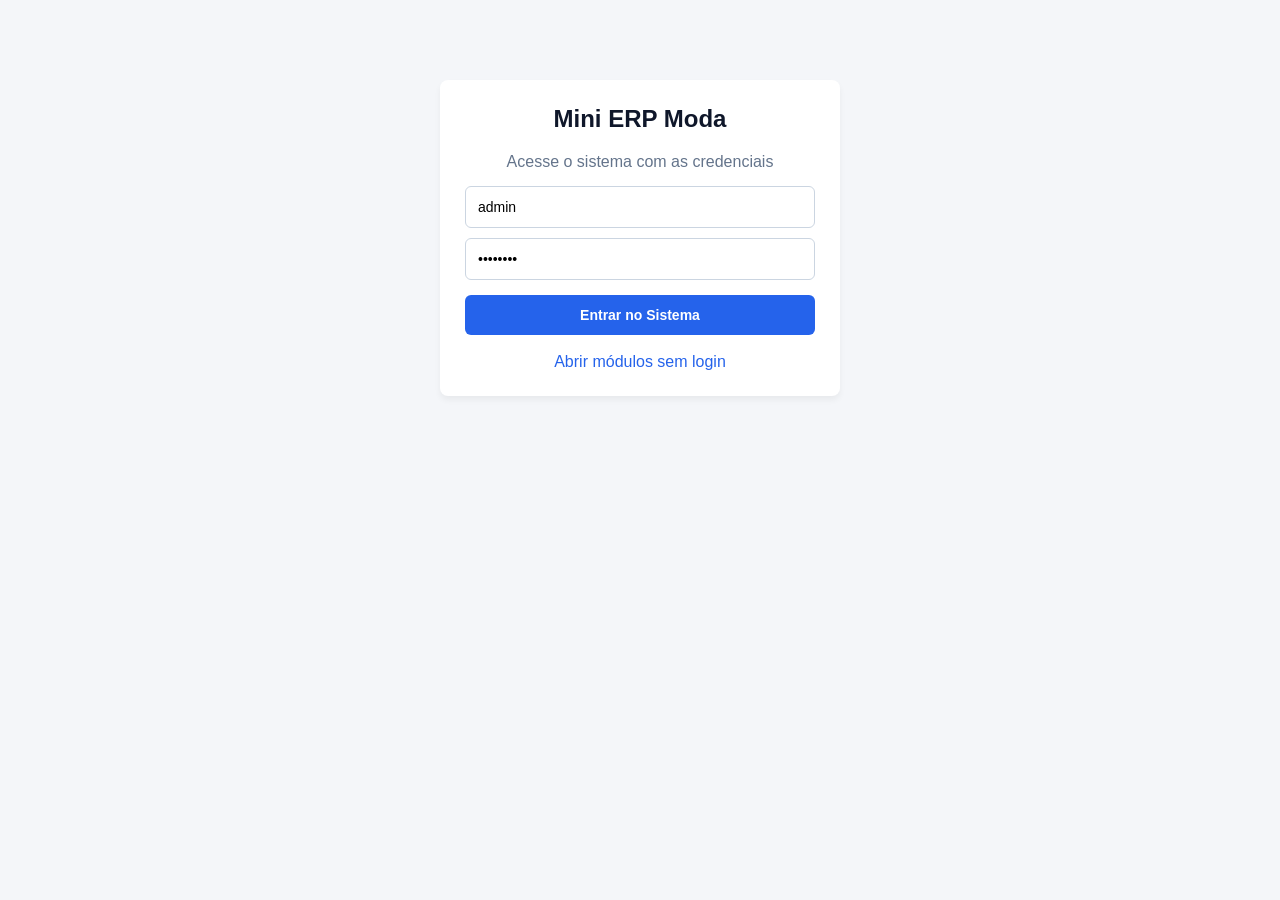
<file: mini-erp-roupas/frontend/index.html>
<!DOCTYPE html>
<html lang="pt-BR">
<head>
    <meta charset="UTF-8">
    <title>Mini ERP - Login</title>
    <link rel="stylesheet" href="css/main.css">
</head>
<body>
    <div class="card login-box">
        <h2>Mini ERP Moda</h2>
        <p style="margin-bottom: 15px; color: #64748b;">Acesse o sistema com as credenciais</p>
        <form id="formLogin">
            <input type="text" id="usuario" placeholder="Usuário (admin)" value="admin" required style="margin-bottom: 10px;">
            <input type="password" id="senha" placeholder="Senha" value="M1n1ERP@" required style="margin-bottom: 15px;">
            <button type="submit">Entrar no Sistema</button>
        </form>
        <div style="margin-top: 18px;">
            <a href="produtos.html" style="color: #2563eb; text-decoration: none;">Abrir módulos sem login</a>
        </div>
    </div>

    <script src="js/api.js"></script>
    <script>
        document.getElementById('formLogin').addEventListener('submit', async (e) => {
            e.preventDefault();
            localStorage.removeItem('token');
            try {
                const res = await apiRequest('/login', 'POST', {
                    usuario: document.getElementById('usuario').value,
                    senha: document.getElementById('senha').value
                });
                if (res.sucesso && res.dados && res.dados.token) {
                    localStorage.setItem('token', res.dados.token);
                    localStorage.setItem('usuario', document.getElementById('usuario').value);
                    window.location.href = 'produtos.html';
                }
            } catch (err) {
                console.error('Falha ao entrar no sistema:', err);
            }
        });
    </script>
</body>
</html>
</file>
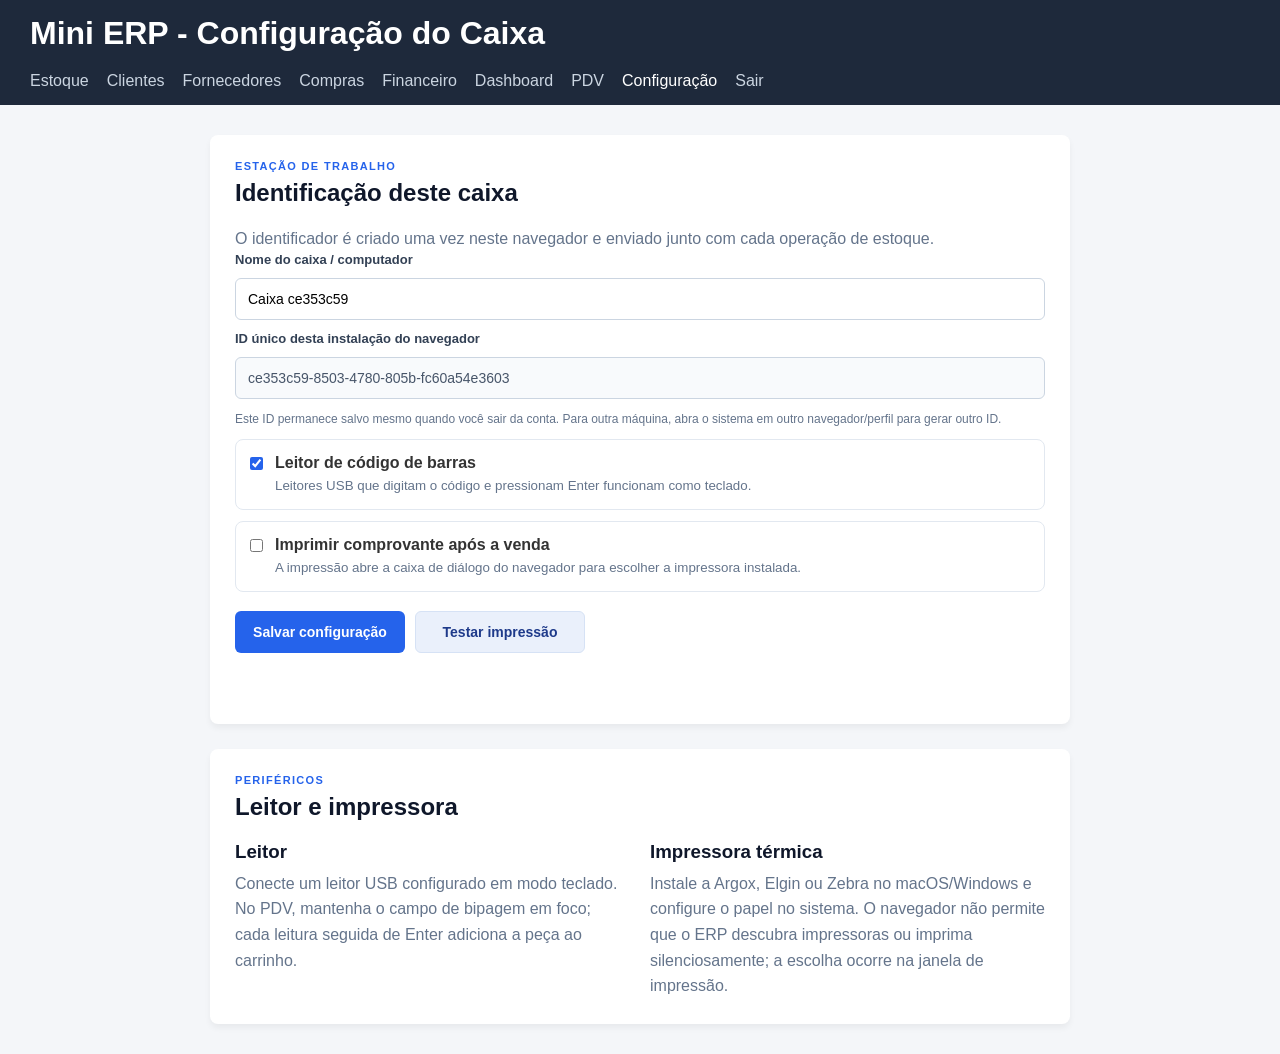
<file: mini-erp-roupas/frontend/configuracao.html>
<!DOCTYPE html>
<html lang="pt-BR">
<head>
    <meta charset="UTF-8">
    <meta name="viewport" content="width=device-width, initial-scale=1">
    <title>Mini ERP - Configuração do Caixa</title>
    <link rel="stylesheet" href="css/main.css">
</head>
<body>
    <header>
        <h1>Mini ERP - Configuração do Caixa</h1>
        <nav>
            <a href="produtos.html">Estoque</a>
            <a href="clientes.html">Clientes</a>
            <a href="fornecedores.html">Fornecedores</a>
            <a href="compras.html">Compras</a>
            <a href="financeiro.html">Financeiro</a>
            <a href="relatorios.html">Dashboard</a>
            <a href="pdv.html">PDV</a>
            <a href="configuracao.html" aria-current="page">Configuração</a>
            <a href="index.html" onclick="localStorage.removeItem('token'); localStorage.removeItem('usuario')">Sair</a>
        </nav>
    </header>

    <main class="container settings-page">
        <section class="card">
            <p class="eyebrow">ESTAÇÃO DE TRABALHO</p>
            <h2>Identificação deste caixa</h2>
            <p class="muted">O identificador é criado uma vez neste navegador e enviado junto com cada operação de estoque.</p>
            <form id="formConfiguracao" class="settings-form">
                <label for="terminalNome">Nome do caixa / computador</label>
                <input id="terminalNome" maxlength="100" required>
                <label for="terminalId">ID único desta instalação do navegador</label>
                <input id="terminalId" readonly>
                <p class="field-help">Este ID permanece salvo mesmo quando você sair da conta. Para outra máquina, abra o sistema em outro navegador/perfil para gerar outro ID.</p>

                <label class="setting-toggle">
                    <input type="checkbox" id="leitorAtivo">
                    <span><strong>Leitor de código de barras</strong><small>Leitores USB que digitam o código e pressionam Enter funcionam como teclado.</small></span>
                </label>
                <label class="setting-toggle">
                    <input type="checkbox" id="imprimirAutomatico">
                    <span><strong>Imprimir comprovante após a venda</strong><small>A impressão abre a caixa de diálogo do navegador para escolher a impressora instalada.</small></span>
                </label>

                <div class="settings-actions">
                    <button type="submit">Salvar configuração</button>
                    <button type="button" class="button-secondary" id="testarImpressao">Testar impressão</button>
                </div>
                <p id="statusConfiguracao" class="status-message" role="status" aria-live="polite"></p>
            </form>
        </section>

        <section class="card">
            <p class="eyebrow">PERIFÉRICOS</p>
            <h2>Leitor e impressora</h2>
            <div class="settings-info-grid">
                <div>
                    <h3>Leitor</h3>
                    <p>Conecte um leitor USB configurado em modo teclado. No PDV, mantenha o campo de bipagem em foco; cada leitura seguida de Enter adiciona a peça ao carrinho.</p>
                </div>
                <div>
                    <h3>Impressora térmica</h3>
                    <p>Instale a Argox, Elgin ou Zebra no macOS/Windows e configure o papel no sistema. O navegador não permite que o ERP descubra impressoras ou imprima silenciosamente; a escolha ocorre na janela de impressão.</p>
                </div>
            </div>
        </section>
    </main>
    <div id="printArea" class="receipt-print" aria-hidden="true"></div>
    <script src="js/api.js"></script>
    <script src="js/configuracao.js"></script>
</body>
</html>
</file>
<file: mini-erp-roupas/frontend/css/main.css>
* { box-sizing: border-box; margin: 0; padding: 0; font-family: 'Segoe UI', Tahoma, Geneva, Verdana, sans-serif; }
body { background-color: #f4f6f9; color: #333; }
header { background: #1e293b; color: white; padding: 15px 30px; display: flex; justify-content: space-between; align-items: center; }
header nav a { color: #cbd5e1; text-decoration: none; margin-left: 20px; font-weight: 500; }
header nav a:hover { color: #white; }
.container { max-width: 1100px; margin: 30px auto; padding: 0 20px; }
.card { background: white; padding: 25px; border-radius: 8px; box-shadow: 0 4px 6px rgba(0,0,0,0.05); margin-bottom: 25px; }
h2 { margin-bottom: 20px; color: #0f172a; }
.form-grid { display: grid; grid-template-columns: repeat(auto-fit, minmax(200px, 1fr)); gap: 15px; }
.form-grid [hidden] { display: none; }
input, select, textarea, button { padding: 12px; border: 1px solid #cbd5e1; border-radius: 6px; font-size: 14px; width: 100%; }
textarea { min-height: 100px; resize: vertical; }
button { background-color: #2563eb; color: white; border: none; font-weight: bold; cursor: pointer; transition: background 0.2s; }
button:hover { background-color: #1d4ed8; }
.sales-summary { margin-top: 16px; color: #334155; font-weight: 600; }
.table-scroll { overflow-x: auto; }
table { width: 100%; border-collapse: collapse; margin-top: 15px; }
th, td { padding: 12px; text-align: left; border-bottom: 1px solid #e2e8f0; }
th { background-color: #f8fafc; color: #64748b; }
.badge { padding: 4px 8px; border-radius: 4px; font-size: 12px; font-weight: bold; background: #e2e8f0; }
.badge-stock { background: #dcfce7; color: #15803d; }
.login-box { max-width: 400px; margin: 80px auto; text-align: center; }
.stats-grid { display: grid; grid-template-columns: repeat(auto-fit, minmax(180px, 1fr)); gap: 15px; }
.stat-box { background: #f8fafc; border: 1px solid #e2e8f0; border-radius: 8px; padding: 16px; display: flex; flex-direction: column; gap: 8px; }
.stat-box span { color: #64748b; font-size: 12px; text-transform: uppercase; letter-spacing: .04em; }
.stat-box strong { font-size: 1.2rem; color: #0f172a; }
td.payment-history { min-width: 220px; white-space: pre-line; }
td.purchase-items { white-space: pre-line; }
td button:disabled { cursor: wait; opacity: .65; }

header { gap: 20px; flex-wrap: wrap; }
header nav { display: flex; align-items: center; justify-content: flex-end; gap: 8px 18px; flex-wrap: wrap; }
header nav a { margin-left: 0; white-space: nowrap; }
header nav a[aria-current="page"] { color: #fff; }
.container { max-width: 1240px; }
.muted { color: #64748b; line-height: 1.55; }
.eyebrow { color: #2563eb; font-size: 11px; font-weight: 800; letter-spacing: .12em; margin-bottom: 7px; }
.section-heading { display: flex; align-items: center; justify-content: space-between; gap: 16px; margin-bottom: 16px; }
.section-heading h2 { margin: 0; }
.button-secondary { background: #eaf0fb; color: #1e3a8a; border: 1px solid #d6e2f5; }
.button-secondary:hover { background: #dbeafe; }
.status-message { min-height: 1.4em; margin-top: 12px; color: #166534; font-weight: 600; }
.status-error { color: #b91c1c; }
.field-help { color: #64748b; font-size: 12px; line-height: 1.5; }
.sr-only { position: absolute; width: 1px; height: 1px; padding: 0; margin: -1px; overflow: hidden; clip: rect(0,0,0,0); white-space: nowrap; border: 0; }
.settings-page { max-width: 900px; }
.settings-form { display: grid; gap: 11px; }
.settings-form > label:not(.setting-toggle) { font-size: 13px; font-weight: 700; color: #334155; }
.settings-form input[readonly] { background: #f8fafc; color: #475569; }
.setting-toggle { display: flex; align-items: flex-start; gap: 12px; padding: 14px; border: 1px solid #e2e8f0; border-radius: 8px; cursor: pointer; }
.setting-toggle input { width: auto; margin-top: 3px; accent-color: #2563eb; }
.setting-toggle span { display: grid; gap: 4px; }
.setting-toggle small { color: #64748b; font-weight: 400; line-height: 1.45; }
.settings-actions { display: flex; gap: 10px; margin-top: 8px; }
.settings-actions button { width: auto; min-width: 170px; }
.settings-info-grid { display: grid; grid-template-columns: repeat(2, minmax(0, 1fr)); gap: 20px; }
.settings-info-grid h3 { margin-bottom: 8px; color: #0f172a; }
.settings-info-grid p { color: #64748b; line-height: 1.6; }
.pos-container { max-width: 1380px; margin-top: 22px; }
.pos-heading { display: flex; align-items: center; justify-content: space-between; gap: 20px; margin-bottom: 18px; }
.pos-heading h2 { margin: 0 0 5px; font-size: 26px; }
.terminal-pill { display: flex; align-items: center; gap: 9px; background: #fff; color: #334155; border: 1px solid #e2e8f0; border-radius: 99px; padding: 10px 15px; font-size: 13px; font-weight: 700; }
.status-dot { width: 9px; height: 9px; border-radius: 50%; background: #22c55e; box-shadow: 0 0 0 4px #dcfce7; }
.pos-layout { display: grid; grid-template-columns: minmax(300px, .85fr) minmax(450px, 1.35fr); gap: 20px; align-items: start; }
.pos-layout .card, .history-card { margin-bottom: 20px; padding: 24px; }
.scanner-mark { display: grid; place-items: center; width: 44px; height: 44px; border-radius: 12px; color: #1d4ed8; background: #eff6ff; font-size: 28px; }
.scanner-form label, .manual-entry > label { display: block; margin-bottom: 8px; color: #334155; font-size: 13px; font-weight: 700; }
.scanner-input-row { display: grid; grid-template-columns: 1fr auto; gap: 9px; }
.scanner-input-row input { min-width: 0; border-color: #93c5fd; box-shadow: 0 0 0 3px #eff6ff; }
.scanner-input-row button { width: auto; min-width: 105px; }
.manual-entry { display: grid; gap: 10px; margin-top: 26px; padding-top: 22px; border-top: 1px solid #e2e8f0; }
.manual-entry-actions { display: grid; grid-template-columns: auto 80px 1fr; align-items: center; gap: 10px; }
.manual-entry-actions label { color: #64748b; font-weight: 700; }
.manual-entry-actions input { text-align: center; }
.cart-card { min-height: 370px; }
.cart-table th { font-size: 12px; }
.cart-table td { vertical-align: middle; }
.cart-product { min-width: 160px; font-weight: 700; color: #0f172a; }
.cart-table th:nth-child(n+2), .cart-table td:nth-child(n+2) { white-space: nowrap; }
.remove-item, .text-button { width: auto; padding: 7px 9px; color: #b91c1c; background: transparent; font-size: 12px; }
.remove-item:hover, .text-button:hover { background: #fef2f2; }
.empty-state { padding: 35px 12px; text-align: center; color: #94a3b8; }
.cart-footer { margin-top: 14px; padding-top: 17px; border-top: 1px solid #e2e8f0; }
.cart-total-row { display: flex; justify-content: space-between; align-items: center; margin-bottom: 16px; color: #475569; }
.cart-total-row strong { color: #0f172a; font-size: 25px; }
.checkout-button { background: #15803d; min-height: 50px; font-size: 16px; }
.checkout-button:hover { background: #166534; }
.checkout-button:disabled { background: #94a3b8; cursor: not-allowed; }
.history-filter { grid-template-columns: repeat(4, minmax(130px, 1fr)); }
.history-filter button { min-height: 42px; }
.receipt-print { display: none; }

@media (max-width: 900px) {
    header { align-items: flex-start; flex-direction: column; padding: 16px 20px; }
    header nav { justify-content: flex-start; }
    .pos-layout { grid-template-columns: 1fr; }
    .history-filter { grid-template-columns: repeat(2, minmax(0, 1fr)); }
}

@media (max-width: 600px) {
    .container { margin-top: 18px; padding: 0 12px; }
    .card, .pos-layout .card, .history-card { padding: 18px; }
    header h1 { font-size: 20px; }
    header nav { gap: 8px 14px; }
    header nav a { font-size: 13px; }
    .pos-heading { align-items: flex-start; flex-direction: column; }
    .pos-heading h2 { font-size: 23px; }
    .settings-info-grid { grid-template-columns: 1fr; }
    .settings-actions { flex-direction: column; }
    .settings-actions button { width: 100%; }
    .manual-entry-actions { grid-template-columns: auto 68px 1fr; gap: 7px; }
    .manual-entry-actions button { padding: 10px 7px; font-size: 12px; }
    .history-filter { grid-template-columns: 1fr; }
    .scanner-input-row { grid-template-columns: 1fr; }
    .scanner-input-row button { width: 100%; }
    .terminal-pill { max-width: 100%; font-size: 11px; }
}

@media print {
    body * { visibility: hidden !important; }
    .receipt-print, .receipt-print * { visibility: visible !important; }
    .receipt-print { display: block !important; position: absolute; inset: 0 auto auto 0; width: 72mm; padding: 4mm; color: #000; background: #fff; font: 11px/1.45 monospace; }
    .receipt-print h2 { margin-bottom: 8px; font: bold 15px monospace; }
    .receipt-print p { margin: 5px 0; }
}

.report-page { max-width: 1380px; margin-top: 24px; }
.report-heading { display: flex; justify-content: space-between; align-items: flex-end; gap: 20px; margin-bottom: 20px; }
.report-heading h2 { margin: 0 0 5px; font-size: 28px; }
.report-heading button { width: auto; }
.report-filters { padding: 18px 22px; }
.report-filter-grid { grid-template-columns: repeat(4, minmax(140px, 1fr)); align-items: end; }
.report-filter-grid label { display: grid; gap: 7px; color: #475569; font-size: 12px; font-weight: 700; }
.report-filter-grid label[hidden] { display: none; }
.report-filter-grid button { min-height: 43px; }
.report-kpis { margin-bottom: 20px; }
.report-kpi { min-height: 130px; padding: 20px; background: #fff; }
.report-kpi strong { font-size: 26px; letter-spacing: -.03em; }
.report-kpi small { color: #94a3b8; font-size: 12px; }
.report-chart-grid { display: grid; grid-template-columns: minmax(0, 1.5fr) minmax(300px, 1fr); gap: 20px; }
.report-card { min-width: 0; }
.report-card h2 { margin: 0; font-size: 18px; }
.chart-caption { color: #94a3b8; font-size: 12px; }
.sales-chart { min-height: 260px; overflow-x: auto; }
.sales-chart svg { display: block; width: 100%; min-width: 500px; height: auto; }
.chart-grid-line { stroke: #e8edf5; stroke-width: 1; }
.chart-axis-label { fill: #94a3b8; font-size: 11px; }
.chart-bar { fill: #4f7df3; transition: fill .2s ease; }
.chart-bar:hover { fill: #1d4ed8; }
.product-ranking { display: grid; gap: 17px; }
.ranking-row { display: grid; gap: 7px; }
.ranking-heading { display: flex; justify-content: space-between; align-items: center; gap: 10px; color: #334155; font-size: 13px; }
.ranking-heading strong { overflow: hidden; text-overflow: ellipsis; white-space: nowrap; }
.ranking-heading span { flex: 0 0 auto; color: #0f172a; font-weight: 700; }
.ranking-track { height: 7px; overflow: hidden; border-radius: 99px; background: #eff3f9; }
.ranking-track span { display: block; height: 100%; border-radius: inherit; background: linear-gradient(90deg, #5b8af7, #2563eb); }
.ranking-row small { color: #94a3b8; font-size: 11px; }

@media (max-width: 900px) {
    .report-chart-grid { grid-template-columns: 1fr; }
    .report-filter-grid { grid-template-columns: repeat(2, minmax(140px, 1fr)); }
}

@media (max-width: 600px) {
    .report-heading { align-items: flex-start; flex-direction: column; }
    .report-heading button { width: 100%; }
    .report-filter-grid { grid-template-columns: 1fr; }
    .report-kpis { grid-template-columns: repeat(2, minmax(0, 1fr)); }
    .report-kpi { min-height: 112px; padding: 14px; }
    .report-kpi strong { font-size: 20px; }
    .report-kpi small { font-size: 11px; }
    .sales-chart svg { min-width: 560px; }
}
</file>
